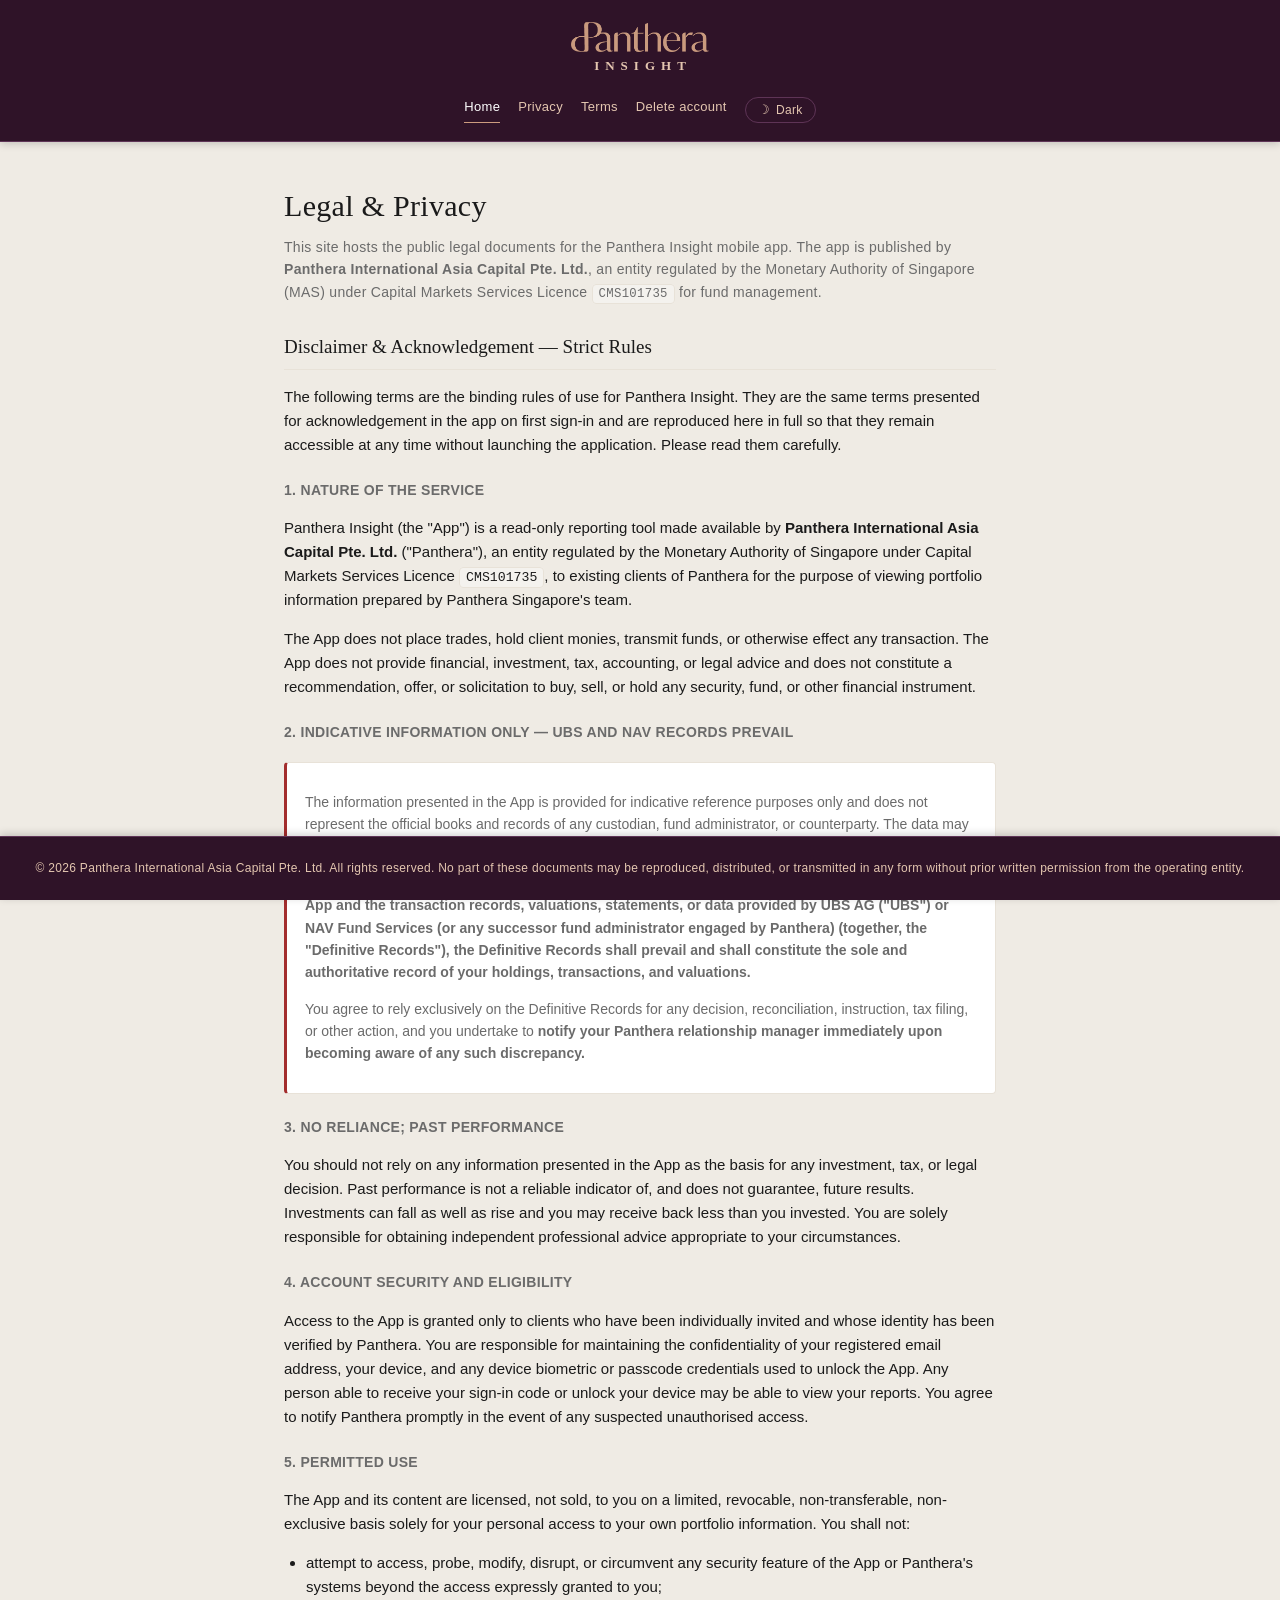
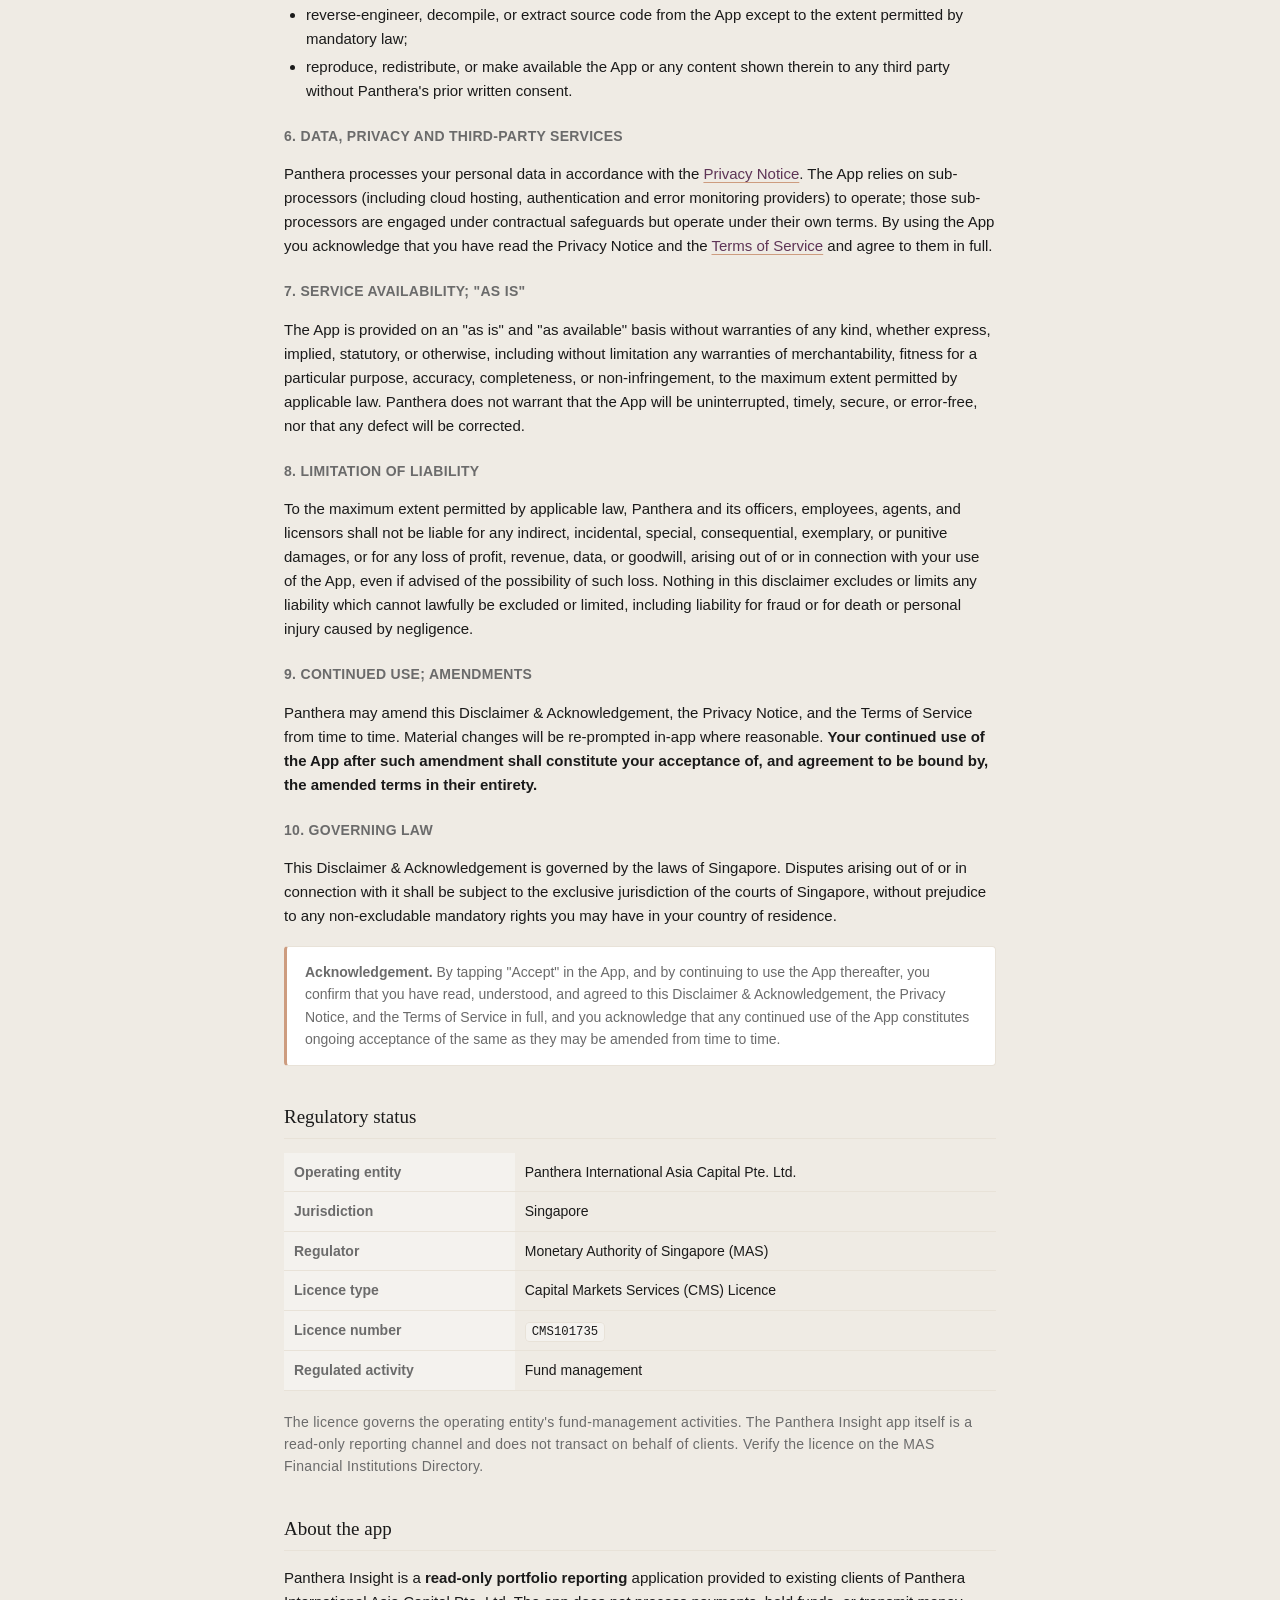
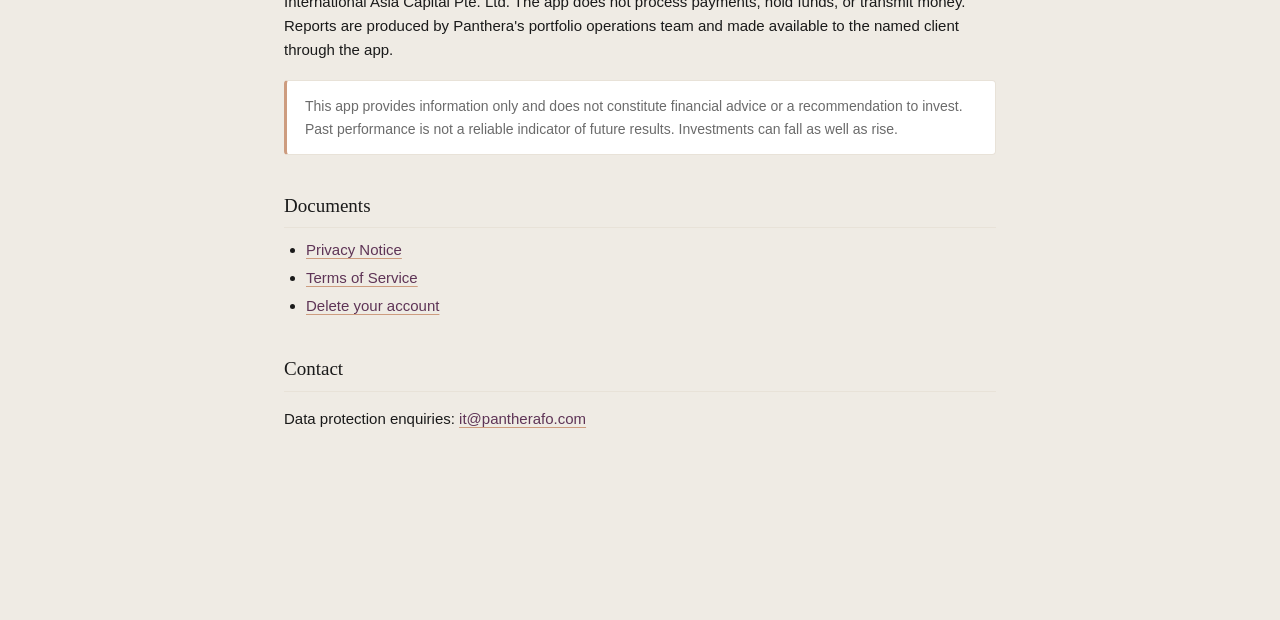
<file: index.html>
<!DOCTYPE html>
<html lang="en">
<head>
  <meta charset="utf-8" />
  <meta name="viewport" content="width=device-width, initial-scale=1" />
  <title>Panthera Insight — Legal</title>
  <link rel="icon" type="image/png" href="assets/favicon.png" />
  <link rel="stylesheet" href="style.css" />
  <!-- Resolve the theme before first paint to avoid a flash of the
       wrong palette. Mirrors the logic in theme.js (kept inline and
       dependency-free so it runs synchronously during head parse). -->
  <script>
    (function () {
      try {
        var c = localStorage.getItem("panthera-theme");
        var t = c === "light" || c === "dark" ? c
          : (window.matchMedia &&
             window.matchMedia("(prefers-color-scheme: dark)").matches
               ? "dark" : "light");
        document.documentElement.setAttribute("data-theme", t);
      } catch (e) {}
    })();
  </script>
  <script defer src="theme.js"></script>
</head>
<body>
  <header class="site">
    <div class="inner">
      <div class="brand">
        <img class="wordmark"
             src="assets/panthera-wordmark-gold.png"
             alt="Panthera">
        <div class="submark">INSIGHT</div>
      </div>
      <nav>
        <a href="index.html" aria-current="page">Home</a>
        <a href="privacy.html">Privacy</a>
        <a href="terms.html">Terms</a>
        <a href="delete-account.html">Delete account</a>
        <button type="button" class="theme-toggle"
                aria-label="Switch between light and dark theme">
          <span class="when-light"><span class="icon" aria-hidden="true">&#9789;</span>Dark</span>
          <span class="when-dark"><span class="icon" aria-hidden="true">&#9728;</span>Light</span>
        </button>
      </nav>
    </div>
  </header>
  <main>
    <h1>Legal &amp; Privacy</h1>
    <p class="lede">
      This site hosts the public legal documents for the
      Panthera Insight mobile app. The app is published by
      <strong>Panthera International Asia Capital Pte. Ltd.</strong>,
      an entity regulated by the Monetary Authority of Singapore
      (MAS) under Capital Markets Services Licence
      <span class="mono">CMS101735</span> for fund management.
    </p>

    <h2>Disclaimer &amp; Acknowledgement — Strict Rules</h2>
    <p>
      The following terms are the binding rules of use for Panthera
      Insight. They are the same terms presented for acknowledgement in
      the app on first sign-in and are reproduced here in full so that
      they remain accessible at any time without launching the
      application. Please read them carefully.
    </p>

    <h3>1. Nature of the service</h3>
    <p>
      Panthera Insight (the "App") is a read-only reporting tool made
      available by <strong>Panthera International Asia Capital Pte.
      Ltd.</strong> ("Panthera"), an entity regulated by the Monetary
      Authority of Singapore under Capital Markets Services Licence
      <span class="mono">CMS101735</span>, to existing clients of
      Panthera for the purpose of viewing portfolio information prepared
      by Panthera Singapore's team.
    </p>
    <p>
      The App does not place trades, hold client monies, transmit funds,
      or otherwise effect any transaction. The App does not provide
      financial, investment, tax, accounting, or legal advice and does
      not constitute a recommendation, offer, or solicitation to buy,
      sell, or hold any security, fund, or other financial instrument.
    </p>

    <h3>2. Indicative information only — UBS and NAV records prevail</h3>
    <div class="callout danger">
      <p>
        The information presented in the App is provided for indicative
        reference purposes only and does not represent the official
        books and records of any custodian, fund administrator, or
        counterparty. The data may be subject to delay, omission,
        rounding, or other inaccuracies and may contain errors.
      </p>
      <p>
        <strong>In the event of any discrepancy, inconsistency, or
        conflict between the information displayed in the App and the
        transaction records, valuations, statements, or data provided
        by UBS AG ("UBS") or NAV Fund Services (or any successor fund
        administrator engaged by Panthera) (together, the "Definitive
        Records"), the Definitive Records shall prevail and shall
        constitute the sole and authoritative record of your holdings,
        transactions, and valuations.</strong>
      </p>
      <p>
        You agree to rely exclusively on the Definitive Records for any
        decision, reconciliation, instruction, tax filing, or other
        action, and you undertake to <strong>notify your Panthera
        relationship manager immediately upon becoming aware of any such
        discrepancy.</strong>
      </p>
    </div>

    <h3>3. No reliance; past performance</h3>
    <p>
      You should not rely on any information presented in the App as
      the basis for any investment, tax, or legal decision. Past
      performance is not a reliable indicator of, and does not
      guarantee, future results. Investments can fall as well as rise
      and you may receive back less than you invested. You are solely
      responsible for obtaining independent professional advice
      appropriate to your circumstances.
    </p>

    <h3>4. Account security and eligibility</h3>
    <p>
      Access to the App is granted only to clients who have been
      individually invited and whose identity has been verified by
      Panthera. You are responsible for maintaining the confidentiality
      of your registered email address, your device, and any device
      biometric or passcode credentials used to unlock the App. Any
      person able to receive your sign-in code or unlock your device
      may be able to view your reports. You agree to notify Panthera
      promptly in the event of any suspected unauthorised access.
    </p>

    <h3>5. Permitted use</h3>
    <p>
      The App and its content are licensed, not sold, to you on a
      limited, revocable, non-transferable, non-exclusive basis solely
      for your personal access to your own portfolio information. You
      shall not:
    </p>
    <ul>
      <li>attempt to access, probe, modify, disrupt, or circumvent any
        security feature of the App or Panthera's systems beyond the
        access expressly granted to you;</li>
      <li>reverse-engineer, decompile, or extract source code from the
        App except to the extent permitted by mandatory law;</li>
      <li>reproduce, redistribute, or make available the App or any
        content shown therein to any third party without Panthera's
        prior written consent.</li>
    </ul>

    <h3>6. Data, privacy and third-party services</h3>
    <p>
      Panthera processes your personal data in accordance with the
      <a href="privacy.html">Privacy Notice</a>. The App relies on
      sub-processors (including cloud hosting, authentication and error
      monitoring providers) to operate; those
      sub-processors are engaged under contractual safeguards but
      operate under their own terms. By using the App you acknowledge
      that you have read the Privacy Notice and the
      <a href="terms.html">Terms of Service</a> and agree to them in
      full.
    </p>

    <h3>7. Service availability; "as is"</h3>
    <p>
      The App is provided on an "as is" and "as available" basis
      without warranties of any kind, whether express, implied,
      statutory, or otherwise, including without limitation any
      warranties of merchantability, fitness for a particular purpose,
      accuracy, completeness, or non-infringement, to the maximum
      extent permitted by applicable law. Panthera does not warrant
      that the App will be uninterrupted, timely, secure, or
      error-free, nor that any defect will be corrected.
    </p>

    <h3>8. Limitation of liability</h3>
    <p>
      To the maximum extent permitted by applicable law, Panthera and
      its officers, employees, agents, and licensors shall not be
      liable for any indirect, incidental, special, consequential,
      exemplary, or punitive damages, or for any loss of profit,
      revenue, data, or goodwill, arising out of or in connection with
      your use of the App, even if advised of the possibility of such
      loss. Nothing in this disclaimer excludes or limits any liability
      which cannot lawfully be excluded or limited, including liability
      for fraud or for death or personal injury caused by negligence.
    </p>

    <h3>9. Continued use; amendments</h3>
    <p>
      Panthera may amend this Disclaimer &amp; Acknowledgement, the
      Privacy Notice, and the Terms of Service from time to time.
      Material changes will be re-prompted in-app where reasonable.
      <strong>Your continued use of the App after such amendment shall
      constitute your acceptance of, and agreement to be bound by, the
      amended terms in their entirety.</strong>
    </p>

    <h3>10. Governing law</h3>
    <p>
      This Disclaimer &amp; Acknowledgement is governed by the laws of
      Singapore. Disputes arising out of or in connection with it shall
      be subject to the exclusive jurisdiction of the courts of
      Singapore, without prejudice to any non-excludable mandatory
      rights you may have in your country of residence.
    </p>

    <div class="callout">
      <strong>Acknowledgement.</strong> By tapping "Accept" in the App,
      and by continuing to use the App thereafter, you confirm that you
      have read, understood, and agreed to this Disclaimer &amp;
      Acknowledgement, the Privacy Notice, and the Terms of Service in
      full, and you acknowledge that any continued use of the App
      constitutes ongoing acceptance of the same as they may be amended
      from time to time.
    </div>

    <h2>Regulatory status</h2>
    <table>
      <tbody>
        <tr>
          <th scope="row">Operating entity</th>
          <td>Panthera International Asia Capital Pte. Ltd.</td>
        </tr>
        <tr>
          <th scope="row">Jurisdiction</th>
          <td>Singapore</td>
        </tr>
        <tr>
          <th scope="row">Regulator</th>
          <td>Monetary Authority of Singapore (MAS)</td>
        </tr>
        <tr>
          <th scope="row">Licence type</th>
          <td>Capital Markets Services (CMS) Licence</td>
        </tr>
        <tr>
          <th scope="row">Licence number</th>
          <td><span class="mono">CMS101735</span></td>
        </tr>
        <tr>
          <th scope="row">Regulated activity</th>
          <td>Fund management</td>
        </tr>
      </tbody>
    </table>
    <p class="lede">
      The licence governs the operating entity's fund-management
      activities. The Panthera Insight app itself is a read-only
      reporting channel and does not transact on behalf of clients.
      Verify the licence on the MAS Financial Institutions Directory.
    </p>

    <h2>About the app</h2>
    <p>
      Panthera Insight is a
      <strong>read-only portfolio reporting</strong> application
      provided to existing clients of Panthera International Asia
      Capital Pte. Ltd. The app does not process payments, hold
      funds, or transmit money. Reports are produced by Panthera's
      portfolio operations team and made available to the named client
      through the app.
    </p>

    <div class="callout">
      This app provides information only and does not constitute
      financial advice or a recommendation to invest. Past performance
      is not a reliable indicator of future results. Investments can
      fall as well as rise.
    </div>

    <h2>Documents</h2>
    <ul>
      <li><a href="privacy.html">Privacy Notice</a></li>
      <li><a href="terms.html">Terms of Service</a></li>
      <li><a href="delete-account.html">Delete your account</a></li>
    </ul>

    <h2>Contact</h2>
    <p>
      Data protection enquiries:
      <a href="mailto:it@pantherafo.com">it@pantherafo.com</a>
    </p>
  </main>
  <footer class="site">
    &copy; 2026 Panthera International Asia Capital Pte. Ltd. All rights
    reserved.  No part of these documents may be reproduced,
    distributed, or transmitted in any form without prior written
    permission from the operating entity.
  </footer>
</body>
</html>
</file>
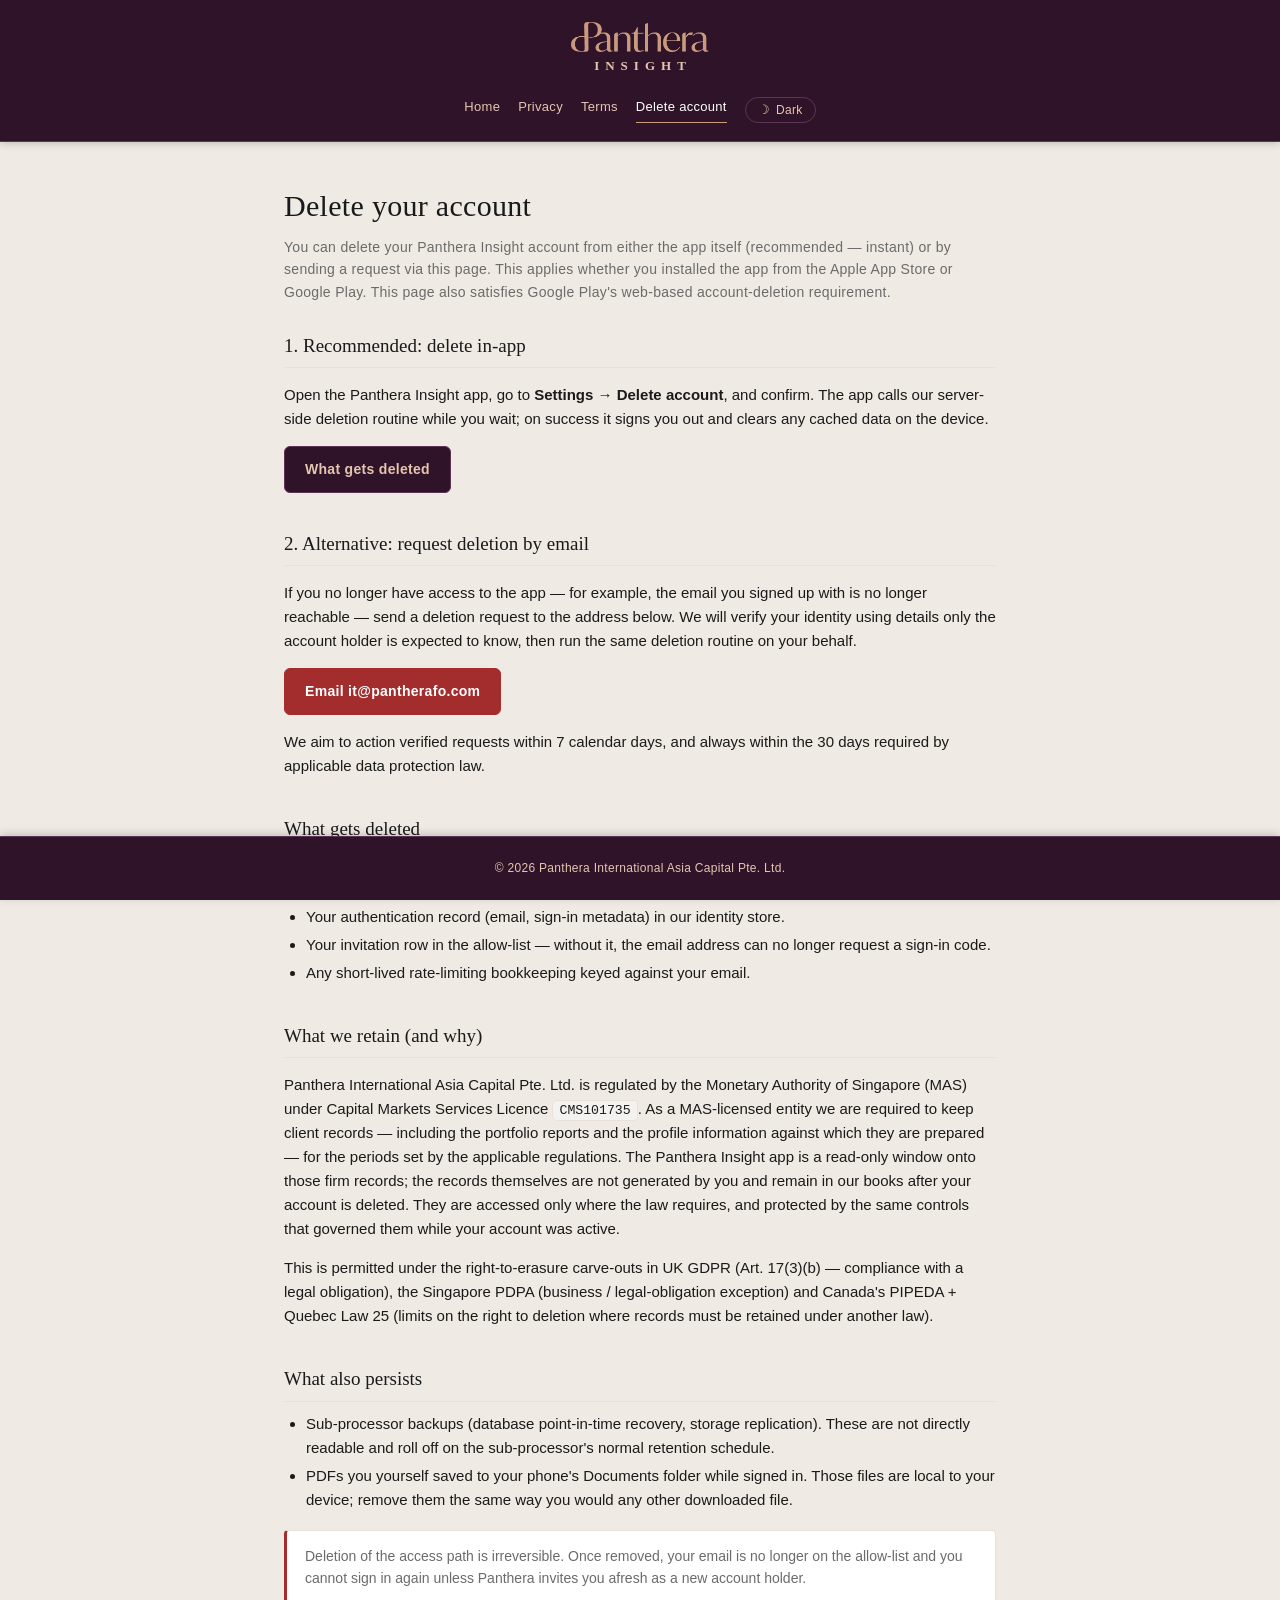
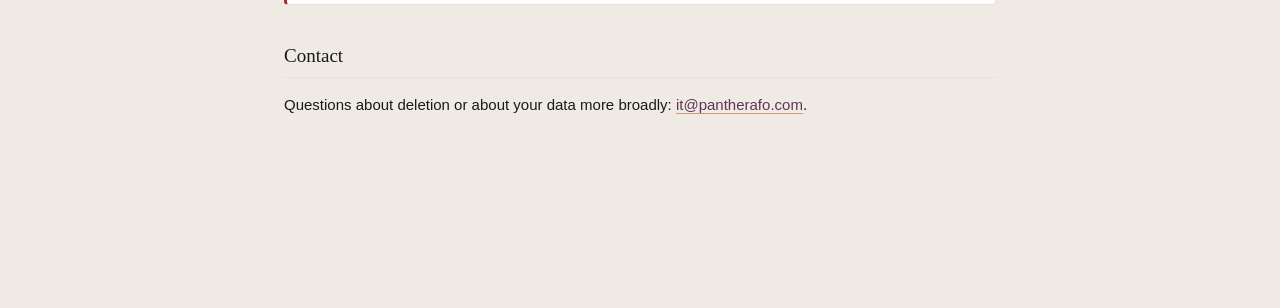
<file: delete-account.html>
<!DOCTYPE html>
<html lang="en">
<head>
  <meta charset="utf-8" />
  <meta name="viewport" content="width=device-width, initial-scale=1" />
  <title>Delete your account — Panthera Insight</title>
  <link rel="icon" type="image/png" href="assets/favicon.png" />
  <link rel="stylesheet" href="style.css" />
  <!-- Resolve the theme before first paint to avoid a flash of the
       wrong palette. Mirrors the logic in theme.js (kept inline and
       dependency-free so it runs synchronously during head parse). -->
  <script>
    (function () {
      try {
        var c = localStorage.getItem("panthera-theme");
        var t = c === "light" || c === "dark" ? c
          : (window.matchMedia &&
             window.matchMedia("(prefers-color-scheme: dark)").matches
               ? "dark" : "light");
        document.documentElement.setAttribute("data-theme", t);
      } catch (e) {}
    })();
  </script>
  <script defer src="theme.js"></script>
</head>
<body>
  <header class="site">
    <div class="inner">
      <div class="brand">
        <img class="wordmark"
             src="assets/panthera-wordmark-gold.png"
             alt="Panthera">
        <div class="submark">INSIGHT</div>
      </div>
      <nav>
        <a href="index.html">Home</a>
        <a href="privacy.html">Privacy</a>
        <a href="terms.html">Terms</a>
        <a href="delete-account.html" aria-current="page">Delete account</a>
        <button type="button" class="theme-toggle"
                aria-label="Switch between light and dark theme">
          <span class="when-light"><span class="icon" aria-hidden="true">&#9789;</span>Dark</span>
          <span class="when-dark"><span class="icon" aria-hidden="true">&#9728;</span>Light</span>
        </button>
      </nav>
    </div>
  </header>
  <main>
    <h1>Delete your account</h1>
    <p class="lede">
      You can delete your Panthera Insight account from either the
      app itself (recommended — instant) or by sending a request via
      this page. This applies whether you installed the app from the
      Apple App Store or Google Play. This page also satisfies Google
      Play's web-based account-deletion requirement.
    </p>

    <h2>1. Recommended: delete in-app</h2>
    <p>
      Open the Panthera Insight app, go to
      <strong>Settings &rarr; Delete account</strong>, and confirm. The
      app calls our server-side deletion routine while you wait; on
      success it signs you out and clears any cached data on the
      device.
    </p>
    <p>
      <a class="button" href="#in-app-help">What gets deleted</a>
    </p>

    <h2>2. Alternative: request deletion by email</h2>
    <p>
      If you no longer have access to the app — for example, the email
      you signed up with is no longer reachable — send a deletion
      request to the address below. We will verify your identity using
      details only the account holder is expected to know, then run
      the same deletion routine on your behalf.
    </p>
    <p>
      <a class="button danger"
         href="mailto:it@pantherafo.com?subject=Account%20deletion%20request">
        Email it@pantherafo.com
      </a>
    </p>
    <p>
      We aim to action verified requests within 7 calendar days, and
      always within the 30 days required by applicable data
      protection law.
    </p>

    <h2 id="in-app-help">What gets deleted</h2>
    <p>
      Account deletion removes your <strong>access to the app</strong>.
      Specifically:
    </p>
    <ul>
      <li>Your authentication record (email, sign-in metadata) in our
        identity store.</li>
      <li>Your invitation row in the allow-list — without it, the
        email address can no longer request a sign-in code.</li>
      <li>Any short-lived rate-limiting bookkeeping keyed against
        your email.</li>
    </ul>

    <h2>What we retain (and why)</h2>
    <p>
      Panthera International Asia Capital Pte. Ltd. is regulated by
      the Monetary Authority of Singapore (MAS) under Capital Markets
      Services Licence <span class="mono">CMS101735</span>. As a
      MAS-licensed entity we
      are required to keep client records — including the portfolio
      reports and the profile information against which they are
      prepared — for the periods set by the applicable regulations.
      The Panthera Insight app is a read-only window onto those firm records;
      the records themselves are not generated by you and remain in
      our books after your account is deleted. They are accessed only
      where the law requires, and protected by the same controls that
      governed them while your account was active.
    </p>
    <p>
      This is permitted under the right-to-erasure carve-outs in
      UK GDPR (Art. 17(3)(b) — compliance with a legal obligation),
      the Singapore PDPA (business / legal-obligation exception) and
      Canada's PIPEDA + Quebec Law 25 (limits on the right to
      deletion where records must be retained under another law).
    </p>

    <h2>What also persists</h2>
    <ul>
      <li>Sub-processor backups (database point-in-time recovery,
        storage replication). These are not directly readable and
        roll off on the sub-processor's normal retention schedule.</li>
      <li>PDFs you yourself saved to your phone's Documents folder
        while signed in. Those files are local to your device; remove
        them the same way you would any other downloaded file.</li>
    </ul>

    <div class="callout danger">
      Deletion of the access path is irreversible. Once removed, your
      email is no longer on the allow-list and you cannot sign in
      again unless Panthera invites you afresh as a new account
      holder.
    </div>

    <h2>Contact</h2>
    <p>
      Questions about deletion or about your data more broadly:
      <a href="mailto:it@pantherafo.com">it@pantherafo.com</a>.
    </p>
  </main>
  <footer class="site">
    &copy; 2026 Panthera International Asia Capital Pte. Ltd.
  </footer>
</body>
</html>
</file>
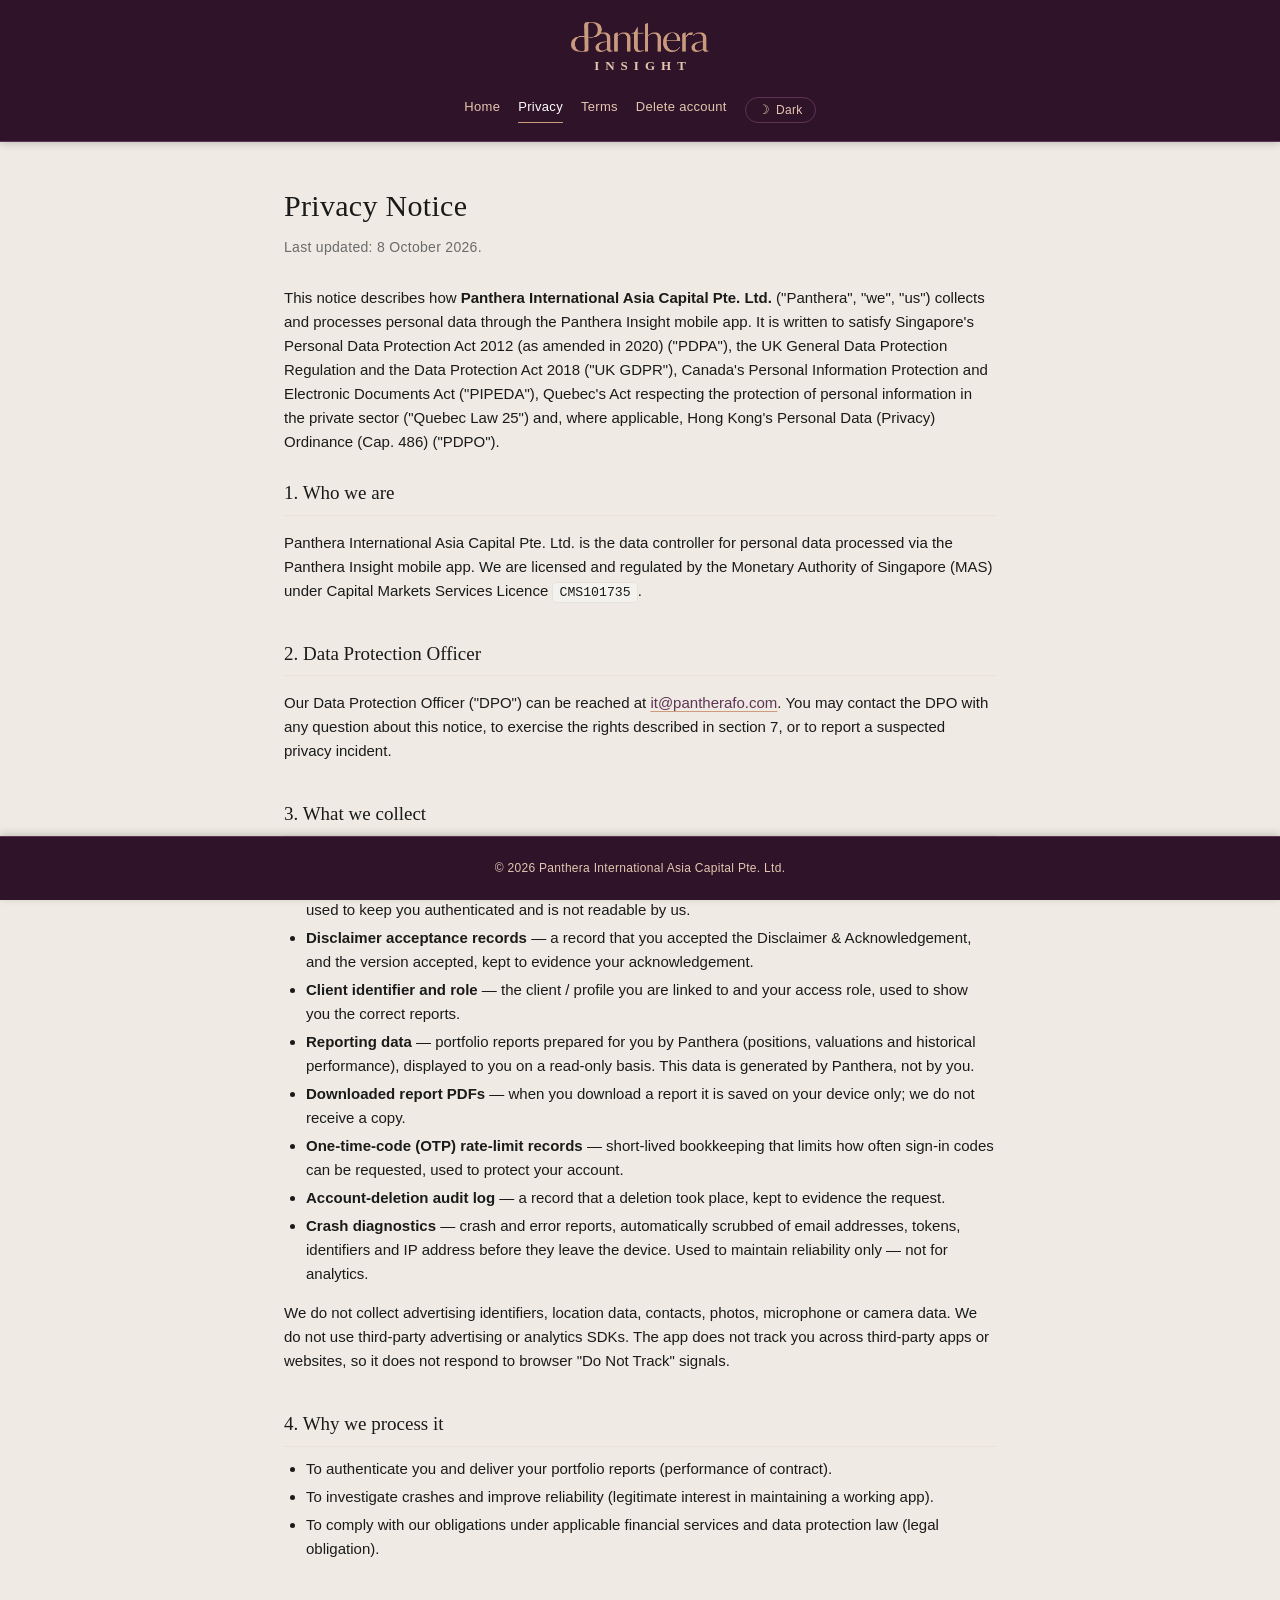
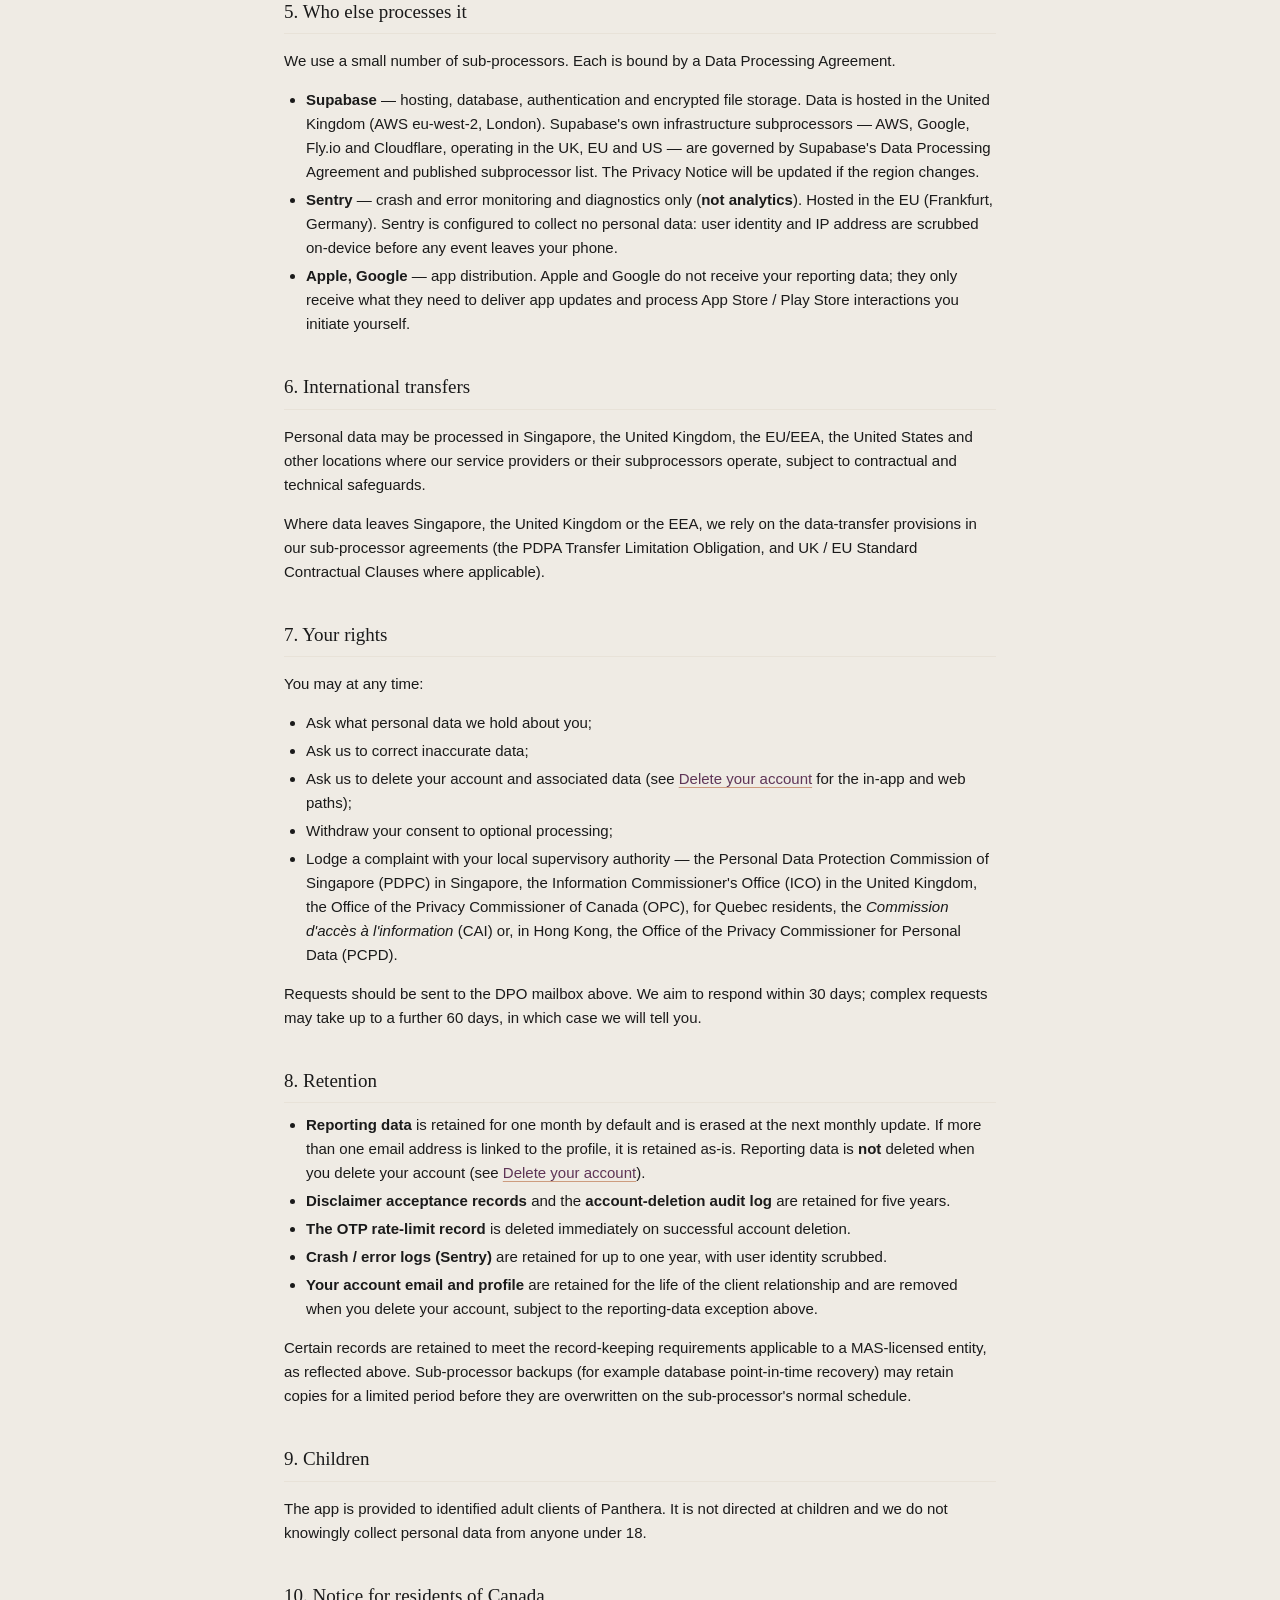
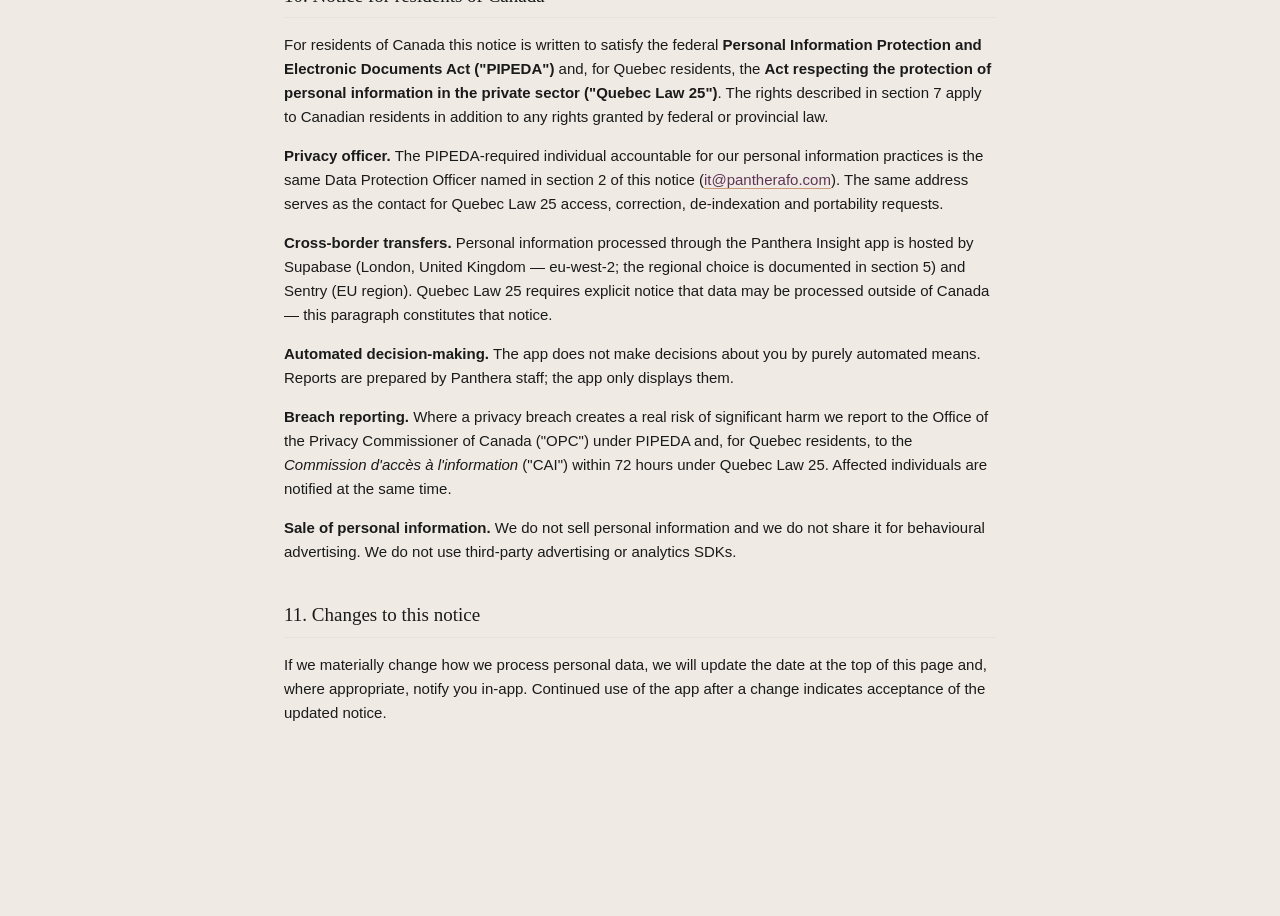
<file: privacy.html>
<!DOCTYPE html>
<html lang="en">
<head>
  <meta charset="utf-8" />
  <meta name="viewport" content="width=device-width, initial-scale=1" />
  <title>Privacy Notice — Panthera Insight</title>
  <link rel="icon" type="image/png" href="assets/favicon.png" />
  <link rel="stylesheet" href="style.css" />
  <!-- Resolve the theme before first paint to avoid a flash of the
       wrong palette. Mirrors the logic in theme.js (kept inline and
       dependency-free so it runs synchronously during head parse). -->
  <script>
    (function () {
      try {
        var c = localStorage.getItem("panthera-theme");
        var t = c === "light" || c === "dark" ? c
          : (window.matchMedia &&
             window.matchMedia("(prefers-color-scheme: dark)").matches
               ? "dark" : "light");
        document.documentElement.setAttribute("data-theme", t);
      } catch (e) {}
    })();
  </script>
  <script defer src="theme.js"></script>
</head>
<body>
  <header class="site">
    <div class="inner">
      <div class="brand">
        <img class="wordmark"
             src="assets/panthera-wordmark-gold.png"
             alt="Panthera">
        <div class="submark">INSIGHT</div>
      </div>
      <nav>
        <a href="index.html">Home</a>
        <a href="privacy.html" aria-current="page">Privacy</a>
        <a href="terms.html">Terms</a>
        <a href="delete-account.html">Delete account</a>
        <button type="button" class="theme-toggle"
                aria-label="Switch between light and dark theme">
          <span class="when-light"><span class="icon" aria-hidden="true">&#9789;</span>Dark</span>
          <span class="when-dark"><span class="icon" aria-hidden="true">&#9728;</span>Light</span>
        </button>
      </nav>
    </div>
  </header>
  <main>
    <h1>Privacy Notice</h1>
    <p class="lede">Last updated: 8 October 2026.</p>

    <p>
      This notice describes how
      <strong>Panthera International Asia Capital Pte. Ltd.</strong>
      ("Panthera", "we", "us") collects and processes personal data
      through the Panthera Insight mobile app. It is written to satisfy
      Singapore's Personal Data Protection Act 2012 (as amended in
      2020) ("PDPA"), the UK General Data Protection Regulation and the
      Data Protection Act 2018 ("UK GDPR"), Canada's Personal
      Information Protection and Electronic Documents Act ("PIPEDA"),
      Quebec's Act respecting the protection of personal
      information in the private sector ("Quebec Law 25") and, where
      applicable, Hong Kong's Personal Data (Privacy) Ordinance
      (Cap. 486) ("PDPO").
    </p>

    <h2>1. Who we are</h2>
    <p>
      Panthera International Asia Capital Pte. Ltd. is the data
      controller for personal data processed via the Panthera Insight
      mobile app. We are licensed and regulated by the Monetary
      Authority of Singapore (MAS) under Capital Markets Services
      Licence <span class="mono">CMS101735</span>.
    </p>

    <h2>2. Data Protection Officer</h2>
    <p>
      Our Data Protection Officer ("DPO") can be reached at
      <a href="mailto:it@pantherafo.com">it@pantherafo.com</a>.
      You may contact the DPO with any question about this notice, to
      exercise the rights described in section 7, or to report a
      suspected privacy incident.
    </p>

    <h2>3. What we collect</h2>
    <ul>
      <li>
        <strong>Account email address</strong> — used to issue
        one-time sign-in codes and to identify your account.
      </li>
      <li>
        <strong>Authentication session token</strong> — held in your
        device's secure storage so you can stay signed in; it is used to
        keep you authenticated and is not readable by us.
      </li>
      <li>
        <strong>Disclaimer acceptance records</strong> — a record that
        you accepted the Disclaimer &amp; Acknowledgement, and the
        version accepted, kept to evidence your acknowledgement.
      </li>
      <li>
        <strong>Client identifier and role</strong> — the client /
        profile you are linked to and your access role, used to show you
        the correct reports.
      </li>
      <li>
        <strong>Reporting data</strong> — portfolio reports prepared for
        you by Panthera (positions, valuations and historical
        performance), displayed to you on a read-only basis. This data
        is generated by Panthera, not by you.
      </li>
      <li>
        <strong>Downloaded report PDFs</strong> — when you download a
        report it is saved on your device only; we do not receive a
        copy.
      </li>
      <li>
        <strong>One-time-code (OTP) rate-limit records</strong> —
        short-lived bookkeeping that limits how often sign-in codes can
        be requested, used to protect your account.
      </li>
      <li>
        <strong>Account-deletion audit log</strong> — a record that a
        deletion took place, kept to evidence the request.
      </li>
      <li>
        <strong>Crash diagnostics</strong> — crash and error reports,
        automatically scrubbed of email addresses, tokens, identifiers
        and IP address before they leave the device. Used to maintain
        reliability only — not for analytics.
      </li>
    </ul>
    <p>
      We do not collect advertising identifiers, location data, contacts,
      photos, microphone or camera data. We do not use third-party
      advertising or analytics SDKs. The app does not track you across
      third-party apps or websites, so it does not respond to browser
      "Do Not Track" signals.
    </p>

    <h2>4. Why we process it</h2>
    <ul>
      <li>To authenticate you and deliver your portfolio reports
        (performance of contract).</li>
      <li>To investigate crashes and improve reliability
        (legitimate interest in maintaining a working app).</li>
      <li>To comply with our obligations under applicable financial
        services and data protection law (legal obligation).</li>
    </ul>

    <h2>5. Who else processes it</h2>
    <p>
      We use a small number of sub-processors. Each is bound by a Data
      Processing Agreement.
    </p>
    <ul>
      <li>
        <strong>Supabase</strong> — hosting, database, authentication
        and encrypted file storage. Data is hosted in the United Kingdom
        (AWS eu-west-2, London). Supabase's own infrastructure
        subprocessors — AWS, Google, Fly.io and Cloudflare, operating in
        the UK, EU and US — are governed by Supabase's Data Processing
        Agreement and published subprocessor list. The Privacy Notice
        will be updated if the region changes.
      </li>
      <li>
        <strong>Sentry</strong> — crash and error monitoring and
        diagnostics only (<strong>not analytics</strong>). Hosted in the
        EU (Frankfurt, Germany). Sentry is configured to collect no
        personal data: user identity and IP address are scrubbed
        on-device before any event leaves your phone.
      </li>
      <li>
        <strong>Apple, Google</strong> — app distribution. Apple and
        Google do not receive your reporting data; they only receive
        what they need to deliver app updates and process App Store /
        Play Store interactions you initiate yourself.
      </li>
    </ul>

    <h2>6. International transfers</h2>
    <p>
      Personal data may be processed in Singapore, the United Kingdom,
      the EU/EEA, the United States and other locations where our
      service providers or their subprocessors operate, subject to
      contractual and technical safeguards.
    </p>
    <p>
      Where data leaves Singapore, the United Kingdom or the EEA, we rely
      on the data-transfer provisions in our sub-processor agreements
      (the PDPA Transfer Limitation Obligation, and UK / EU Standard
      Contractual Clauses where applicable).
    </p>

    <h2>7. Your rights</h2>
    <p>You may at any time:</p>
    <ul>
      <li>Ask what personal data we hold about you;</li>
      <li>Ask us to correct inaccurate data;</li>
      <li>Ask us to delete your account and associated data
        (see <a href="delete-account.html">Delete your account</a> for
        the in-app and web paths);</li>
      <li>Withdraw your consent to optional processing;</li>
      <li>Lodge a complaint with your local supervisory authority —
        the Personal Data Protection Commission of Singapore (PDPC) in
        Singapore, the Information Commissioner's Office (ICO) in the
        United Kingdom, the Office of the Privacy Commissioner of
        Canada (OPC), for Quebec residents, the
        <em>Commission d'accès à l'information</em> (CAI) or, in
        Hong Kong, the Office of the Privacy Commissioner for Personal
        Data (PCPD).</li>
    </ul>
    <p>
      Requests should be sent to the DPO mailbox above. We aim to
      respond within 30 days; complex requests may take up to a
      further 60 days, in which case we will tell you.
    </p>

    <h2>8. Retention</h2>
    <ul>
      <li>
        <strong>Reporting data</strong> is retained for one month by
        default and is erased at the next monthly update. If more than
        one email address is linked to the profile, it is retained
        as-is. Reporting data is <strong>not</strong> deleted when you
        delete your account (see
        <a href="delete-account.html">Delete your account</a>).
      </li>
      <li>
        <strong>Disclaimer acceptance records</strong> and the
        <strong>account-deletion audit log</strong> are retained for
        five years.
      </li>
      <li>
        <strong>The OTP rate-limit record</strong> is deleted
        immediately on successful account deletion.
      </li>
      <li>
        <strong>Crash / error logs (Sentry)</strong> are retained for up
        to one year, with user identity scrubbed.
      </li>
      <li>
        <strong>Your account email and profile</strong> are retained for
        the life of the client relationship and are removed when you
        delete your account, subject to the reporting-data exception
        above.
      </li>
    </ul>
    <p>
      Certain records are retained to meet the record-keeping
      requirements applicable to a MAS-licensed entity, as reflected
      above. Sub-processor backups (for example database point-in-time
      recovery) may retain copies for a limited period before they are
      overwritten on the sub-processor's normal schedule.
    </p>

    <h2>9. Children</h2>
    <p>
      The app is provided to identified adult clients of Panthera. It
      is not directed at children and we do not knowingly collect
      personal data from anyone under 18.
    </p>

    <h2>10. Notice for residents of Canada</h2>
    <p>
      For residents of Canada this notice is written to satisfy the
      federal <strong>Personal Information Protection and Electronic
      Documents Act ("PIPEDA")</strong> and, for Quebec residents,
      the <strong>Act respecting the protection of personal
      information in the private sector ("Quebec Law 25")</strong>.
      The rights described in section 7 apply to Canadian residents
      in addition to any rights granted by federal or provincial law.
    </p>
    <p>
      <strong>Privacy officer.</strong> The PIPEDA-required individual
      accountable for our personal information practices is the same
      Data Protection Officer named in section 2 of this notice
      (<a href="mailto:it@pantherafo.com">it@pantherafo.com</a>).
      The same address serves as the contact for Quebec Law 25 access,
      correction, de-indexation and portability requests.
    </p>
    <p>
      <strong>Cross-border transfers.</strong> Personal information
      processed through the Panthera Insight app is hosted by Supabase
      (London, United Kingdom — eu-west-2; the regional choice is
      documented in section 5) and Sentry (EU region). Quebec Law 25
      requires explicit notice that data may be processed outside of
      Canada — this paragraph constitutes that notice.
    </p>
    <p>
      <strong>Automated decision-making.</strong> The app does not
      make decisions about you by purely automated means. Reports are
      prepared by Panthera staff; the app only displays them.
    </p>
    <p>
      <strong>Breach reporting.</strong> Where a privacy breach
      creates a real risk of significant harm we report to the Office
      of the Privacy Commissioner of Canada ("OPC") under PIPEDA and,
      for Quebec residents, to the <em>Commission d'accès à
      l'information</em> ("CAI") within 72 hours under Quebec Law 25.
      Affected individuals are notified at the same time.
    </p>
    <p>
      <strong>Sale of personal information.</strong> We do not sell
      personal information and we do not share it for behavioural
      advertising. We do not use third-party advertising or analytics
      SDKs.
    </p>

    <h2>11. Changes to this notice</h2>
    <p>
      If we materially change how we process personal data, we will
      update the date at the top of this page and, where appropriate,
      notify you in-app. Continued use of the app after a change
      indicates acceptance of the updated notice.
    </p>
  </main>
  <footer class="site">
    &copy; 2026 Panthera International Asia Capital Pte. Ltd.
  </footer>
</body>
</html>
</file>
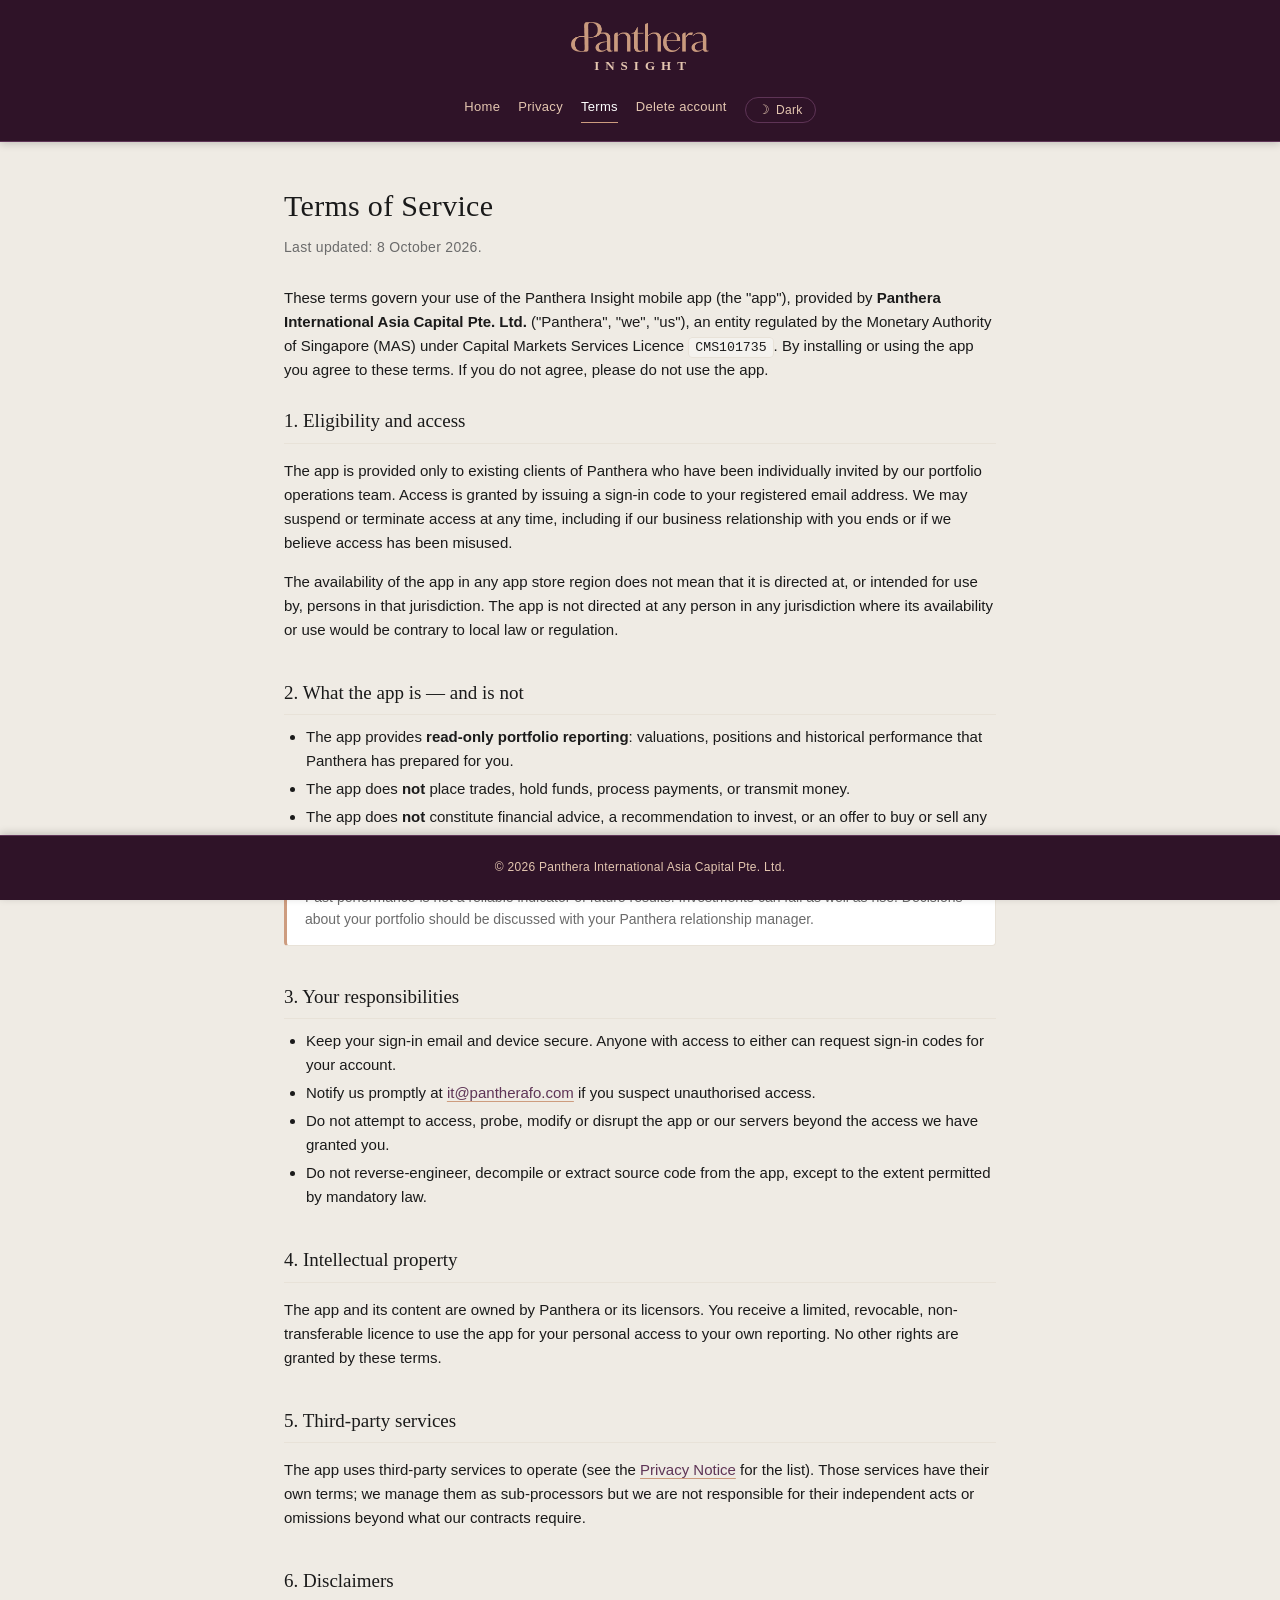
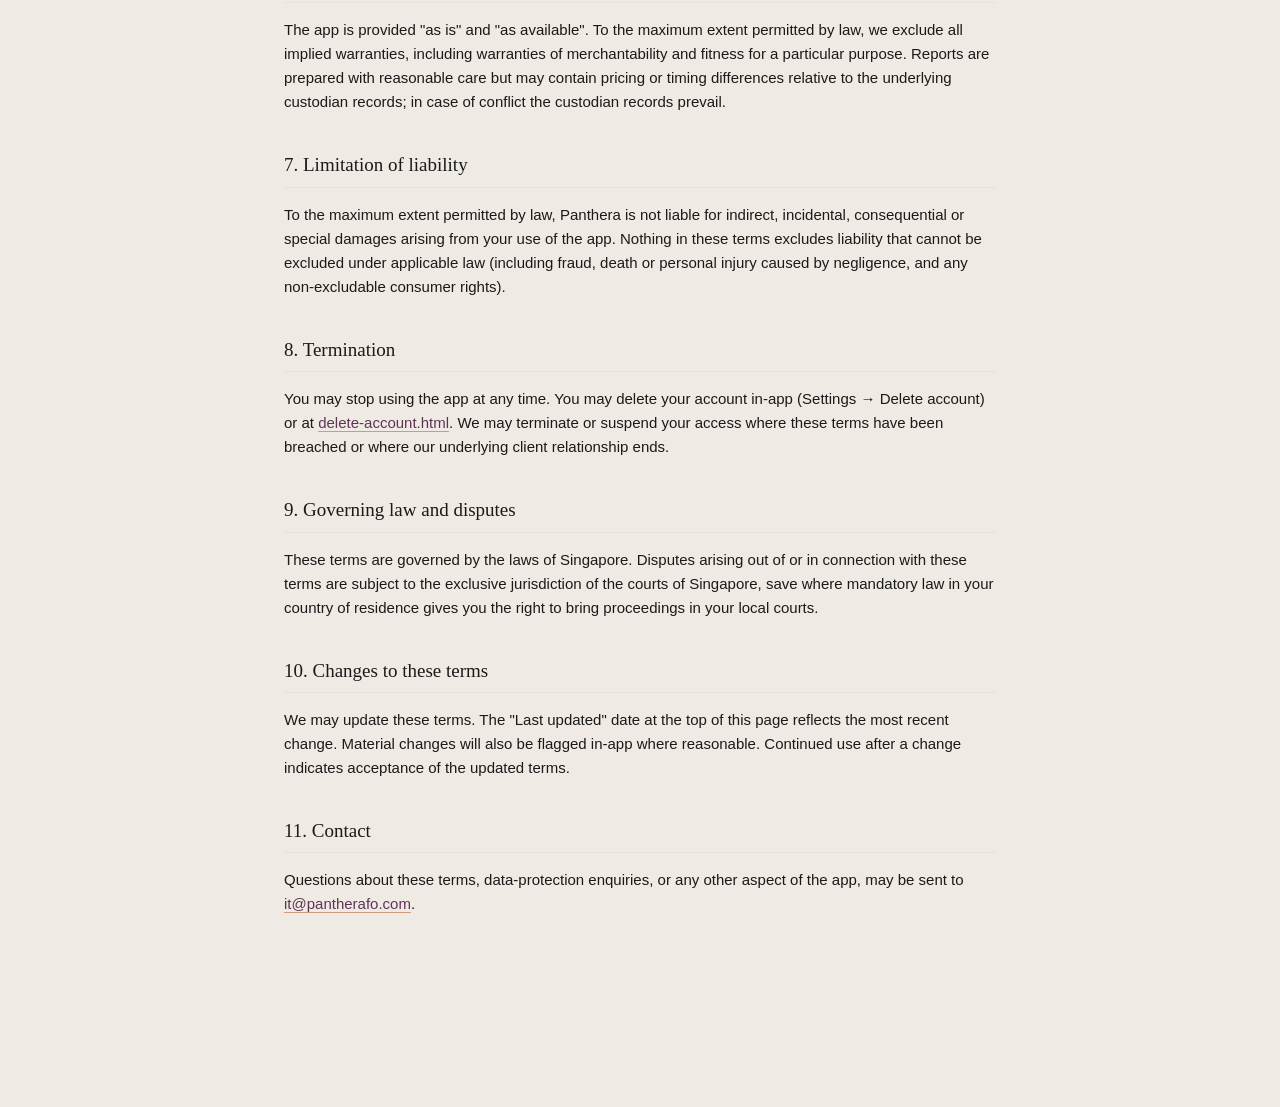
<file: terms.html>
<!DOCTYPE html>
<html lang="en">
<head>
  <meta charset="utf-8" />
  <meta name="viewport" content="width=device-width, initial-scale=1" />
  <title>Terms of Service — Panthera Insight</title>
  <link rel="icon" type="image/png" href="assets/favicon.png" />
  <link rel="stylesheet" href="style.css" />
  <!-- Resolve the theme before first paint to avoid a flash of the
       wrong palette. Mirrors the logic in theme.js (kept inline and
       dependency-free so it runs synchronously during head parse). -->
  <script>
    (function () {
      try {
        var c = localStorage.getItem("panthera-theme");
        var t = c === "light" || c === "dark" ? c
          : (window.matchMedia &&
             window.matchMedia("(prefers-color-scheme: dark)").matches
               ? "dark" : "light");
        document.documentElement.setAttribute("data-theme", t);
      } catch (e) {}
    })();
  </script>
  <script defer src="theme.js"></script>
</head>
<body>
  <header class="site">
    <div class="inner">
      <div class="brand">
        <img class="wordmark"
             src="assets/panthera-wordmark-gold.png"
             alt="Panthera">
        <div class="submark">INSIGHT</div>
      </div>
      <nav>
        <a href="index.html">Home</a>
        <a href="privacy.html">Privacy</a>
        <a href="terms.html" aria-current="page">Terms</a>
        <a href="delete-account.html">Delete account</a>
        <button type="button" class="theme-toggle"
                aria-label="Switch between light and dark theme">
          <span class="when-light"><span class="icon" aria-hidden="true">&#9789;</span>Dark</span>
          <span class="when-dark"><span class="icon" aria-hidden="true">&#9728;</span>Light</span>
        </button>
      </nav>
    </div>
  </header>
  <main>
    <h1>Terms of Service</h1>
    <p class="lede">Last updated: 8 October 2026.</p>

    <p>
      These terms govern your use of the Panthera Insight mobile app
      (the "app"), provided by
      <strong>Panthera International Asia Capital Pte. Ltd.</strong>
      ("Panthera", "we", "us"), an entity regulated by the Monetary
      Authority of Singapore (MAS) under Capital Markets Services Licence
      <span class="mono">CMS101735</span>. By installing or using the app
      you agree to these terms. If you do not agree, please do not use
      the app.
    </p>

    <h2>1. Eligibility and access</h2>
    <p>
      The app is provided only to existing clients of Panthera who have
      been individually invited by our portfolio operations team. Access
      is granted by issuing a sign-in code to your registered email
      address. We may suspend or terminate access at any time, including
      if our business relationship with you ends or if we believe
      access has been misused.
    </p>
    <p>
      The availability of the app in any app store region does not
      mean that it is directed at, or intended for use by, persons in
      that jurisdiction. The app is not directed at any person in any
      jurisdiction where its availability or use would be contrary to
      local law or regulation.
    </p>

    <h2>2. What the app is — and is not</h2>
    <ul>
      <li>
        The app provides <strong>read-only portfolio reporting</strong>:
        valuations, positions and historical performance that Panthera
        has prepared for you.
      </li>
      <li>
        The app does <strong>not</strong> place trades, hold funds,
        process payments, or transmit money.
      </li>
      <li>
        The app does <strong>not</strong> constitute financial advice,
        a recommendation to invest, or an offer to buy or sell any
        financial product.
      </li>
    </ul>
    <div class="callout">
      Past performance is not a reliable indicator of future results.
      Investments can fall as well as rise. Decisions about your
      portfolio should be discussed with your Panthera relationship
      manager.
    </div>

    <h2>3. Your responsibilities</h2>
    <ul>
      <li>Keep your sign-in email and device secure. Anyone with
        access to either can request sign-in codes for your account.</li>
      <li>Notify us promptly at
        <a href="mailto:it@pantherafo.com">it@pantherafo.com</a>
        if you suspect unauthorised access.</li>
      <li>Do not attempt to access, probe, modify or disrupt the app
        or our servers beyond the access we have granted you.</li>
      <li>Do not reverse-engineer, decompile or extract source code
        from the app, except to the extent permitted by mandatory law.</li>
    </ul>

    <h2>4. Intellectual property</h2>
    <p>
      The app and its content are owned by Panthera or its licensors.
      You receive a limited, revocable, non-transferable licence to use
      the app for your personal access to your own reporting. No other
      rights are granted by these terms.
    </p>

    <h2>5. Third-party services</h2>
    <p>
      The app uses third-party services to operate (see the
      <a href="privacy.html">Privacy Notice</a> for the list).
      Those services have their own terms; we manage them as
      sub-processors but we are not responsible for their independent
      acts or omissions beyond what our contracts require.
    </p>

    <h2>6. Disclaimers</h2>
    <p>
      The app is provided "as is" and "as available". To the maximum
      extent permitted by law, we exclude all implied warranties,
      including warranties of merchantability and fitness for a
      particular purpose. Reports are prepared with reasonable care but
      may contain pricing or timing differences relative to the
      underlying custodian records; in case of conflict the custodian
      records prevail.
    </p>

    <h2>7. Limitation of liability</h2>
    <p>
      To the maximum extent permitted by law, Panthera is not liable
      for indirect, incidental, consequential or special damages
      arising from your use of the app. Nothing in these terms excludes
      liability that cannot be excluded under applicable law
      (including fraud, death or personal injury caused by negligence,
      and any non-excludable consumer rights).
    </p>

    <h2>8. Termination</h2>
    <p>
      You may stop using the app at any time. You may delete your
      account in-app (Settings → Delete account) or at
      <a href="delete-account.html">delete-account.html</a>. We may
      terminate or suspend your access where these terms have been
      breached or where our underlying client relationship ends.
    </p>

    <h2>9. Governing law and disputes</h2>
    <p>
      These terms are governed by the laws of Singapore. Disputes
      arising out of or in connection with these terms are subject to
      the exclusive jurisdiction of the courts of Singapore, save where
      mandatory law in your country of residence gives you the right
      to bring proceedings in your local courts.
    </p>

    <h2>10. Changes to these terms</h2>
    <p>
      We may update these terms. The "Last updated" date at the top of
      this page reflects the most recent change. Material changes will
      also be flagged in-app where reasonable. Continued use after a
      change indicates acceptance of the updated terms.
    </p>

    <h2>11. Contact</h2>
    <p>
      Questions about these terms, data-protection enquiries, or any
      other aspect of the app, may be sent to
      <a href="mailto:it@pantherafo.com">it@pantherafo.com</a>.
    </p>
  </main>
  <footer class="site">
    &copy; 2026 Panthera International Asia Capital Pte. Ltd.
  </footer>
</body>
</html>
</file>
<file: style.css>
/* Panthera Insight — public legal site.
   Palette matches lib/core/theme/app_theme.dart:
     pantheraDeepPurple  rgb(47,  19,  40)
     pantheraMidPurple   rgb(94,  52,  86)
     pantheraGold        rgb(205, 156, 127)
     pantheraAqua        rgb(54,  182, 195)   — unused on legal pages.
*/

:root {
  --deep:        #2F1328;
  --mid:         #5E3456;
  --gold:        #CD9C7F;
  --gold-soft:   #E4C6B0;

  --bg:          #EFEBE4;
  --surface:     #FFFFFF;
  --surface-2:   #F4F2EE;
  --border:      #E8E2D8;

  --text:        #1A1A1A;
  --muted:       #6B6B6B;
  --tertiary:    #9A9A9A;

  --danger:      #A32D2D;
  --max-width:   760px;

  --link:        var(--mid);
  --link-hover:  var(--deep);

  --font-serif:  Didot, "Bodoni 72", "Playfair Display", Georgia, serif;
  --font-sans:   -apple-system, BlinkMacSystemFont, "Segoe UI", Roboto,
                 "Helvetica Neue", Arial, sans-serif;
}

/* Dark palette. The same token overrides are applied in two cases:
   (1) the visitor has explicitly chosen dark via the header toggle
       (`data-theme="dark"` set on <html> by theme.js), and
   (2) no explicit choice is stored and the OS prefers dark. The
       early-apply script in each page resolves the active theme and
       writes data-theme before paint, so the media query below is a
       no-JS fallback only — hence the :not([data-theme]) guard. */
:root[data-theme="dark"] {
  --bg:        #1A0E18;
  --surface:   #261621;
  --surface-2: #2F1B29;
  --border:    #3D2435;
  --text:      #F3EEE8;
  --muted:     #C7BBB1;
  --tertiary:  #8E8278;
  --link:      var(--gold-soft);
  --link-hover:#FFFFFF;
}

@media (prefers-color-scheme: dark) {
  :root:not([data-theme]) {
    --bg:        #1A0E18;
    --surface:   #261621;
    --surface-2: #2F1B29;
    --border:    #3D2435;
    --text:      #F3EEE8;
    --muted:     #C7BBB1;
    --tertiary:  #8E8278;
    --link:      var(--gold-soft);
    --link-hover:#FFFFFF;
  }
}

* { box-sizing: border-box; }

::selection {
  background: var(--mid);
  color: #fff;
}
::-moz-selection {
  background: var(--mid);
  color: #fff;
}

html, body { margin: 0; padding: 0; }

body {
  background: var(--bg);
  color: var(--text);
  font-family: var(--font-sans);
  font-size: 15px;
  line-height: 1.6;
  -webkit-font-smoothing: antialiased;
}

/* ─────────────────────── Header ─────────────────────── */

header.site {
  background: var(--deep);
  color: var(--gold);
  border-bottom: 1px solid var(--mid);
  padding: 22px 24px 18px;
  /* Pinned: stays in view while the main content scrolls under it.
     z-index keeps the header above any positioned children of
     `main`. The drop-shadow appears only once content has scrolled
     past, so the header looks flat at the top of the page. */
  position: sticky;
  top: 0;
  z-index: 10;
  box-shadow: 0 2px 8px rgba(0, 0, 0, 0.18);
}

header.site .inner {
  max-width: var(--max-width);
  margin: 0 auto;
  display: flex;
  flex-direction: column;
  align-items: center;
  gap: 8px;
}

header.site .brand {
  text-align: center;
  display: flex;
  flex-direction: column;
  align-items: center;
}

header.site h1 {
  font-family: var(--font-serif);
  font-weight: 500;
  font-size: 28px;
  letter-spacing: 0.5px;
  margin: 0;
  color: var(--gold);
}

header.site .wordmark {
  display: block;
  margin: 0 auto;
  height: 30px;
  width: auto;
  /* The PNG ships at full resolution; constrain by height so the
     wordmark scales gracefully across devices without pixelating
     on retina. */
}

header.site .submark {
  font-family: var(--font-serif);
  font-weight: 600;
  font-size: 13px;
  letter-spacing: 6px;
  /* Trailing letter-spacing pushes the visual center right; pad-left
     by the same amount so INSIGHT sits true-center under the PNG. */
  padding-left: 6px;
  color: var(--gold-soft);
  margin-top: 4px;
}

header.site nav {
  margin-top: 12px;
  display: flex;
  gap: 18px;
  flex-wrap: wrap;
  justify-content: center;
}

header.site nav a {
  color: var(--gold-soft);
  text-decoration: none;
  font-size: 13px;
  letter-spacing: 0.3px;
  transition: color 120ms ease;
}

header.site nav a:hover { color: #fff; }
header.site nav a[aria-current="page"] {
  color: #fff;
  border-bottom: 1px solid var(--gold);
  padding-bottom: 2px;
}

/* Theme toggle. Sits in the header alongside the nav links and
   inherits the gold-on-deep palette so it reads as part of the
   masthead in both light and dark. The label/icon are swapped by
   theme.js to reflect the action the button performs. */
.theme-toggle {
  display: inline-flex;
  align-items: center;
  gap: 6px;
  background: transparent;
  color: var(--gold-soft);
  border: 1px solid var(--mid);
  border-radius: 999px;
  padding: 5px 12px;
  font-family: var(--font-sans);
  font-size: 12px;
  letter-spacing: 0.3px;
  cursor: pointer;
  transition: color 120ms ease, border-color 120ms ease,
              background 120ms ease;
}

.theme-toggle:hover {
  color: #fff;
  border-color: var(--gold);
  background: rgba(255, 255, 255, 0.06);
}

.theme-toggle .icon {
  font-size: 13px;
  line-height: 1;
}

/* Reveal the label/icon pair matching the active theme; the other is
   hidden. theme.js sets data-theme on <html>, so this keys off the
   same source of truth as the palette. Defaults (no data-theme, i.e.
   no-JS) show the dark-mode affordance under a light OS preference. */
.theme-toggle .when-dark { display: none; }
.theme-toggle .when-light { display: inline-flex; align-items: center; gap: 6px; }

:root[data-theme="dark"] .theme-toggle .when-light,
:root[data-theme="light"] .theme-toggle .when-dark { display: none; }
:root[data-theme="dark"] .theme-toggle .when-dark { display: inline-flex; align-items: center; gap: 6px; }
:root[data-theme="light"] .theme-toggle .when-light { display: inline-flex; align-items: center; gap: 6px; }

@media (prefers-color-scheme: dark) {
  :root:not([data-theme]) .theme-toggle .when-light { display: none; }
  :root:not([data-theme]) .theme-toggle .when-dark {
    display: inline-flex; align-items: center; gap: 6px;
  }
}

/* ─────────────────────── Main ─────────────────────── */

main {
  max-width: var(--max-width);
  margin: 0 auto;
  padding: 40px 24px 64px;
}

main h1 {
  font-family: var(--font-serif);
  font-weight: 500;
  font-size: 30px;
  letter-spacing: 0.3px;
  margin: 0 0 6px;
  color: var(--text);
}

main p.lede {
  color: var(--muted);
  font-size: 14px;
  letter-spacing: 0.3px;
  margin: 0 0 28px;
}

h2 {
  font-family: var(--font-serif);
  font-weight: 500;
  font-size: 19px;
  margin: 36px 0 10px;
  padding-bottom: 6px;
  border-bottom: 1px solid var(--border);
  color: var(--text);
}

h2:first-of-type { margin-top: 24px; }

h3 {
  font-family: var(--font-sans);
  font-size: 14px;
  font-weight: 700;
  letter-spacing: 0.3px;
  text-transform: uppercase;
  color: var(--muted);
  margin: 22px 0 6px;
}

ul, ol {
  padding-left: 22px;
  margin: 8px 0 14px;
}

li { margin: 4px 0; }

a {
  color: var(--link);
  text-decoration-color: var(--gold);
  text-underline-offset: 3px;
}

a:hover { color: var(--link-hover); }

strong { font-weight: 600; }

code, .mono {
  font-family: ui-monospace, "SF Mono", Menlo, Consolas, monospace;
  font-size: 0.88em;
  background: var(--surface-2);
  padding: 2px 6px;
  border-radius: 4px;
  border: 1px solid var(--border);
}

/* ─────────────────────── Callouts ─────────────────────── */

.callout {
  background: var(--surface);
  border: 1px solid var(--border);
  border-left: 3px solid var(--gold);
  padding: 14px 18px;
  margin: 18px 0;
  border-radius: 4px;
  font-size: 14px;
  color: var(--muted);
}

.callout.danger {
  border-left-color: var(--danger);
}

/* ─────────────────────── Buttons ─────────────────────── */

.button {
  display: inline-block;
  padding: 11px 20px;
  background: var(--deep);
  color: var(--gold-soft);
  text-decoration: none;
  border-radius: 6px;
  font-weight: 600;
  font-size: 14px;
  letter-spacing: 0.3px;
  border: 1px solid var(--mid);
  transition: background 120ms ease, color 120ms ease;
}

.button:hover {
  background: var(--mid);
  color: #fff;
}

.button.danger {
  background: var(--danger);
  border-color: var(--danger);
  color: #fff;
}

.button.danger:hover {
  background: #8a1f1f;
}

/* ─────────────────────── Tables ─────────────────────── */

table {
  width: 100%;
  border-collapse: collapse;
  margin: 14px 0 20px;
  font-size: 14px;
}

th, td {
  padding: 8px 10px;
  text-align: left;
  border-bottom: 1px solid var(--border);
  vertical-align: top;
}

th {
  font-weight: 600;
  color: var(--muted);
  background: var(--surface-2);
}

/* ─────────────────────── Footer ─────────────────────── */

footer.site {
  /* Mirror the masthead: deep-purple ground with gold text so the
     page is bookended by the same Panthera palette in both themes. */
  background: var(--deep);
  border-top: 1px solid var(--mid);
  margin-top: 48px;
  padding: 22px 24px;
  font-size: 12px;
  color: var(--gold-soft);
  text-align: center;
  letter-spacing: 0.3px;
  /* Pinned to the bottom of the viewport, mirroring the sticky
     header. The upward shadow lifts it off the content scrolling
     beneath; it settles flush once the page is scrolled to the end. */
  position: sticky;
  bottom: 0;
  z-index: 10;
  box-shadow: 0 -2px 8px rgba(0, 0, 0, 0.18);
}

footer.site strong {
  color: var(--gold);
  font-weight: 600;
}

/* ─────────────────────── Narrow screens ─────────────────────── */

@media (max-width: 520px) {
  header.site { padding: 16px 16px 12px; }
  header.site h1 { font-size: 24px; }
  header.site .wordmark { height: 26px; }
  header.site .submark { font-size: 12px; letter-spacing: 5px; }
  main { padding: 28px 16px 48px; }
  main h1 { font-size: 26px; }
  h2 { font-size: 17px; }
}
</file>
